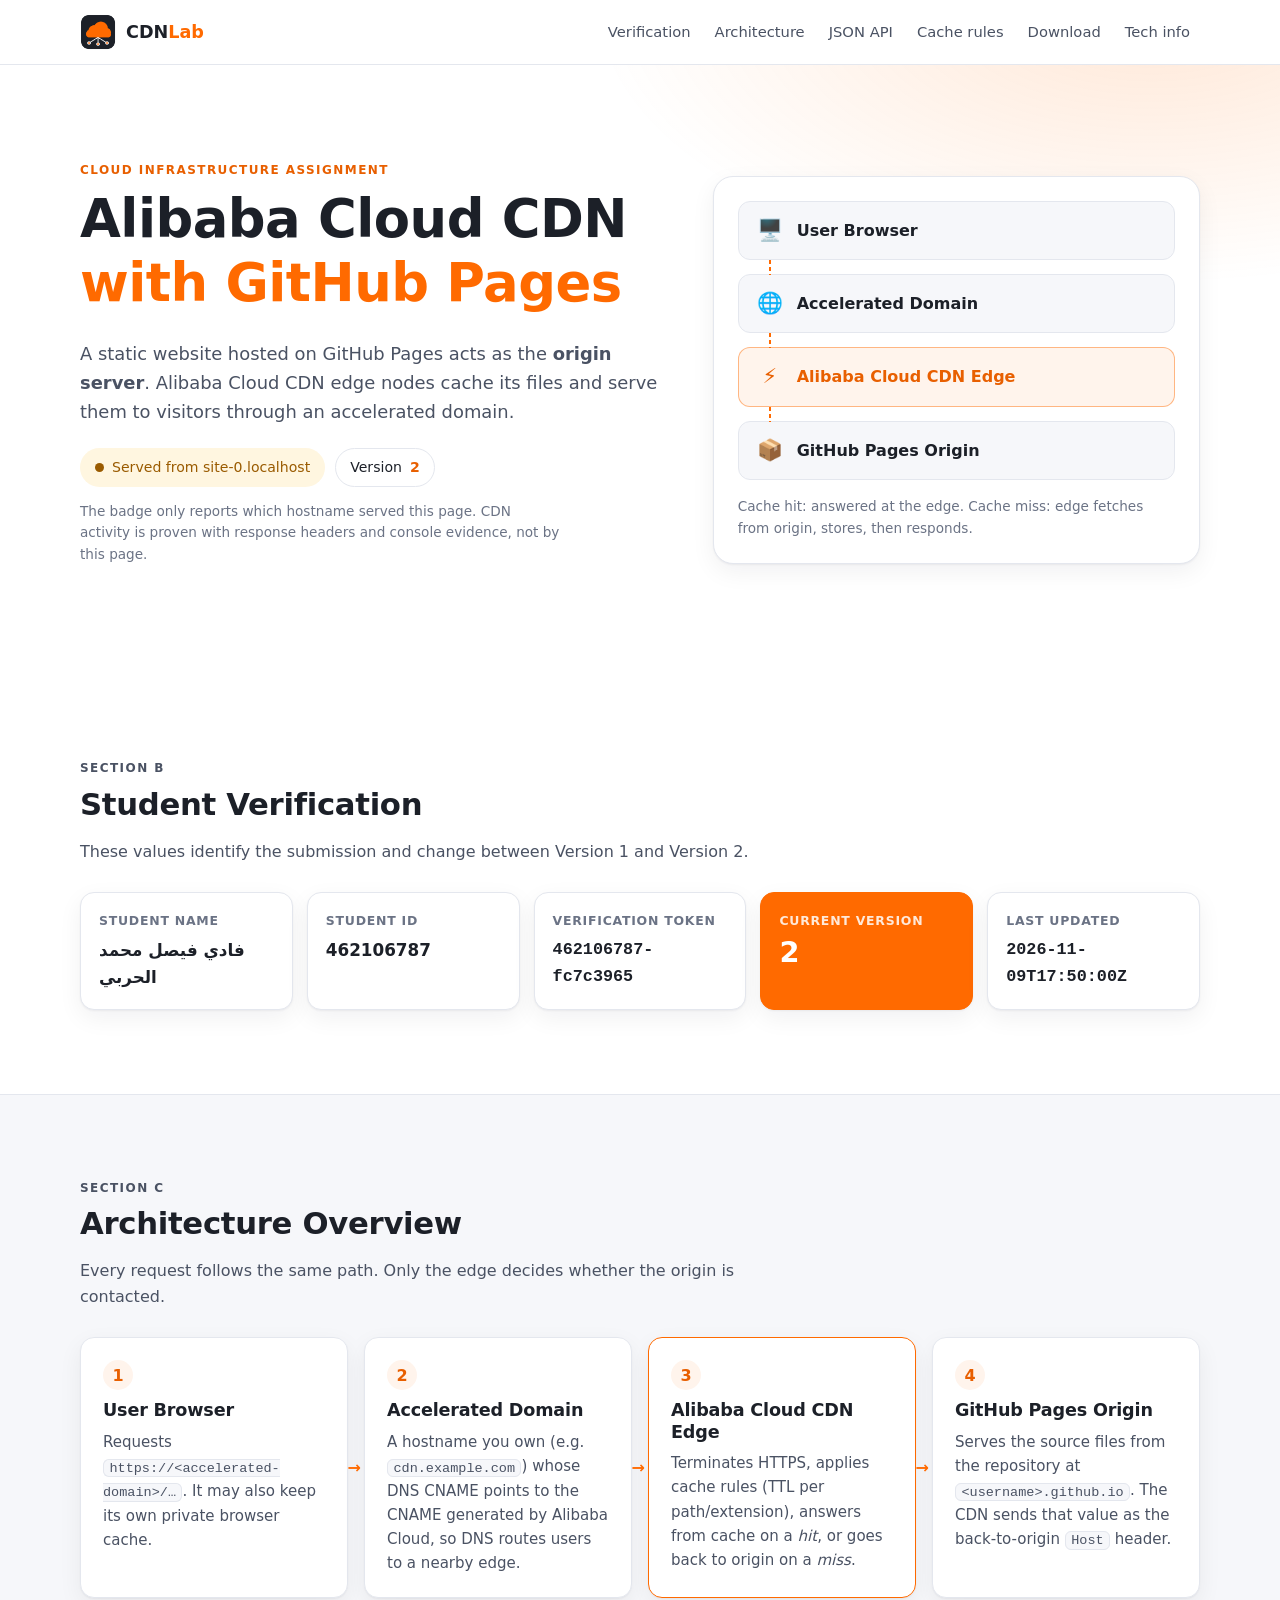
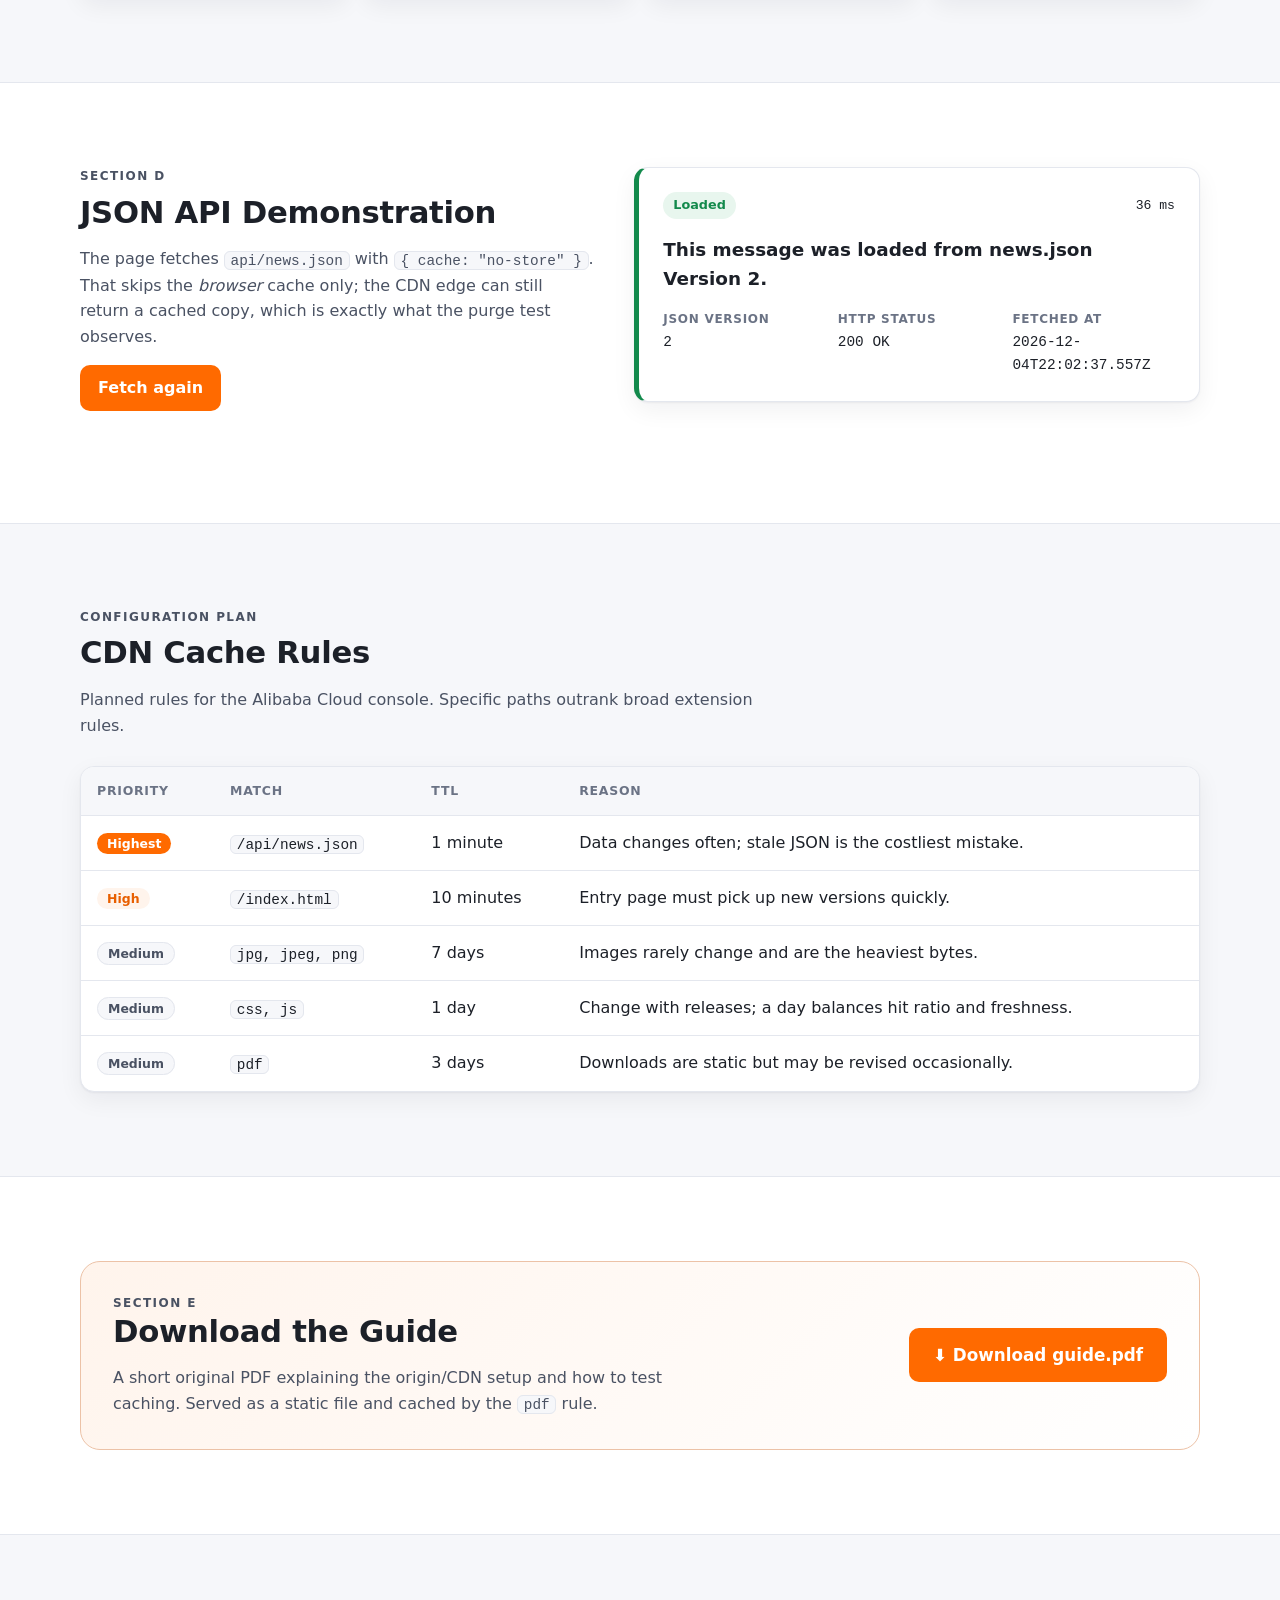
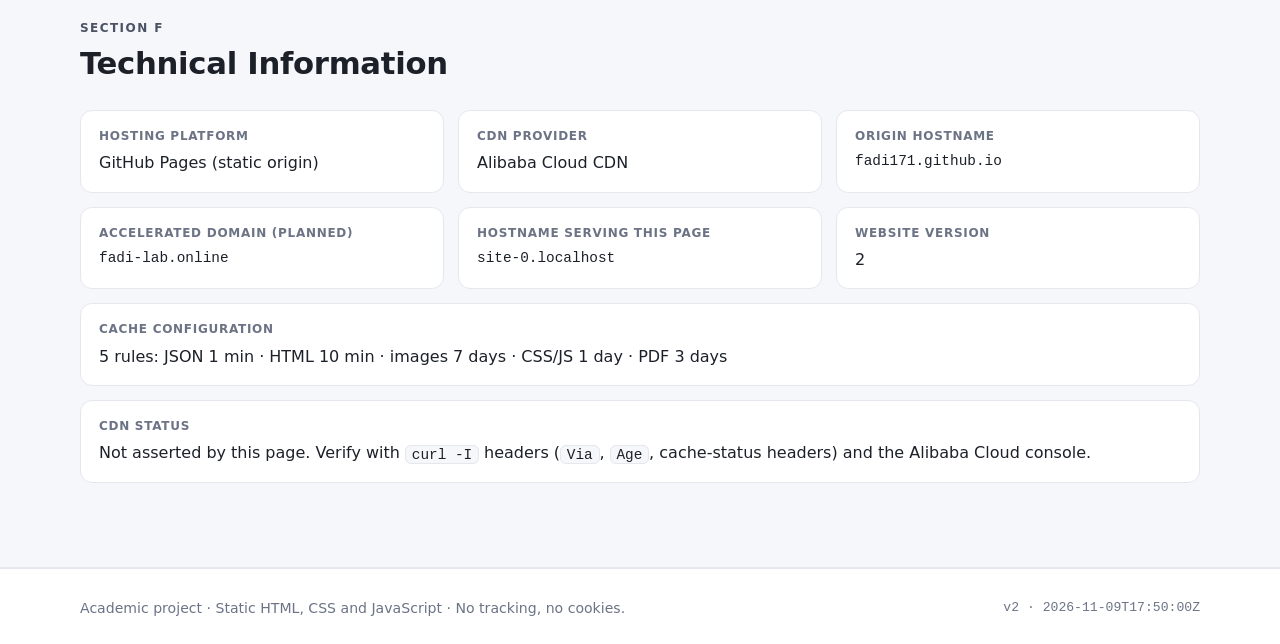
<file: index.html>
<!DOCTYPE html>
<html lang="en">
<head>
  <meta charset="utf-8">
  <meta name="viewport" content="width=device-width, initial-scale=1">
  <title>Alibaba Cloud CDN with GitHub Pages</title>
  <meta name="description" content="Academic demonstration: a static GitHub Pages origin delivered through Alibaba Cloud CDN.">
  <link rel="icon" type="image/png" href="images/logo.png">
  <link rel="stylesheet" href="css/style.css">
</head>
<body>
  <a class="skip-link" href="#main">Skip to content</a>

  <header class="site-header">
    <div class="container header-inner">
      <a class="brand" href="#top" aria-label="Home">
        <img src="images/logo.png" alt="" width="36" height="36">
        <span>CDN<strong>Lab</strong></span>
      </a>
      <nav aria-label="Primary">
        <ul class="nav-list">
          <li><a href="#verification">Verification</a></li>
          <li><a href="#architecture">Architecture</a></li>
          <li><a href="#api">JSON API</a></li>
          <li><a href="#cache">Cache rules</a></li>
          <li><a href="#download">Download</a></li>
          <li><a href="#tech">Tech info</a></li>
        </ul>
      </nav>
    </div>
  </header>

  <main id="main">
    <!-- A. Hero -->
    <section class="hero" id="top">
      <div class="container hero-grid">
        <div class="hero-copy">
          <p class="eyebrow">Cloud Infrastructure Assignment</p>
          <h1>Alibaba Cloud CDN <span class="accent">with GitHub Pages</span></h1>
          <p class="lead">
            A static website hosted on GitHub Pages acts as the <strong>origin server</strong>.
            Alibaba Cloud CDN edge nodes cache its files and serve them to visitors
            through an accelerated domain.
          </p>
          <div class="status-row">
            <span class="status-pill" id="delivery-status" role="status">
              <span class="dot" aria-hidden="true"></span>
              <span class="status-text">Detecting delivery hostname…</span>
            </span>
            <span class="version-pill">Version <strong data-config="version">2</strong></span>
          </div>
          <p class="hint">
            The badge only reports which hostname served this page. CDN activity is proven
            with response headers and console evidence, not by this page.
          </p>
        </div>

        <figure class="flow-card" aria-label="Request delivery flow">
          <ol class="flow">
            <li class="flow-step"><span class="flow-icon" aria-hidden="true">🖥️</span><span>User Browser</span></li>
            <li class="flow-step"><span class="flow-icon" aria-hidden="true">🌐</span><span>Accelerated Domain</span></li>
            <li class="flow-step is-edge"><span class="flow-icon" aria-hidden="true">⚡</span><span>Alibaba Cloud CDN Edge</span></li>
            <li class="flow-step"><span class="flow-icon" aria-hidden="true">📦</span><span>GitHub Pages Origin</span></li>
          </ol>
          <figcaption>Cache hit: answered at the edge. Cache miss: edge fetches from origin, stores, then responds.</figcaption>
        </figure>
      </div>
    </section>

    <!-- B. Student verification -->
    <section class="section" id="verification" aria-labelledby="verification-title">
      <div class="container">
        <header class="section-head">
          <p class="eyebrow">Section B</p>
          <h2 id="verification-title">Student Verification</h2>
          <p>These values identify the submission and change between Version 1 and Version 2.</p>
        </header>
        <dl class="verify-grid">
          <div class="verify-item"><dt>Student Name</dt><dd data-config="studentName">—</dd></div>
          <div class="verify-item"><dt>Student ID</dt><dd data-config="studentId">—</dd></div>
          <div class="verify-item"><dt>Verification Token</dt><dd class="mono" data-config="verificationToken">—</dd></div>
          <div class="verify-item highlight"><dt>Current Version</dt><dd data-config="version">—</dd></div>
          <div class="verify-item"><dt>Last Updated</dt><dd class="mono" data-config="lastUpdated">—</dd></div>
        </dl>
        <p class="notice" id="placeholder-notice" hidden>
          ⚠️ Placeholder values detected. Edit <code>SITE_CONFIG</code> at the top of <code>js/app.js</code> before publishing.
        </p>
      </div>
    </section>

    <!-- C. Architecture -->
    <section class="section alt" id="architecture" aria-labelledby="architecture-title">
      <div class="container">
        <header class="section-head">
          <p class="eyebrow">Section C</p>
          <h2 id="architecture-title">Architecture Overview</h2>
          <p>Every request follows the same path. Only the edge decides whether the origin is contacted.</p>
        </header>
        <div class="arch-grid">
          <article class="arch-card">
            <span class="arch-num">1</span>
            <h3>User Browser</h3>
            <p>Requests <code>https://&lt;accelerated-domain&gt;/…</code>. It may also keep its own private browser cache.</p>
          </article>
          <article class="arch-card">
            <span class="arch-num">2</span>
            <h3>Accelerated Domain</h3>
            <p>A hostname you own (e.g. <code>cdn.example.com</code>) whose DNS CNAME points to the CNAME generated by Alibaba Cloud, so DNS routes users to a nearby edge.</p>
          </article>
          <article class="arch-card edge">
            <span class="arch-num">3</span>
            <h3>Alibaba Cloud CDN Edge</h3>
            <p>Terminates HTTPS, applies cache rules (TTL per path/extension), answers from cache on a <em>hit</em>, or goes back to origin on a <em>miss</em>.</p>
          </article>
          <article class="arch-card">
            <span class="arch-num">4</span>
            <h3>GitHub Pages Origin</h3>
            <p>Serves the source files from the repository at <code>&lt;username&gt;.github.io</code>. The CDN sends that value as the back-to-origin <code>Host</code> header.</p>
          </article>
        </div>
      </div>
    </section>

    <!-- D. JSON API -->
    <section class="section" id="api" aria-labelledby="api-title">
      <div class="container two-col">
        <header class="section-head">
          <p class="eyebrow">Section D</p>
          <h2 id="api-title">JSON API Demonstration</h2>
          <p>
            The page fetches <code>api/news.json</code> with <code>{ cache: "no-store" }</code>.
            That skips the <em>browser</em> cache only; the CDN edge can still return a cached copy,
            which is exactly what the purge test observes.
          </p>
          <button class="btn" type="button" id="reload-json">Fetch again</button>
        </header>
        <div class="api-card" id="api-card" data-state="loading" aria-live="polite">
          <div class="api-state">
            <span class="state-badge" id="api-state-label">Loading…</span>
            <span class="mono small" id="api-meta"></span>
          </div>
          <p class="api-message" id="api-message">Requesting api/news.json…</p>
          <dl class="api-fields">
            <div><dt>JSON version</dt><dd class="mono" id="api-version">—</dd></div>
            <div><dt>HTTP status</dt><dd class="mono" id="api-status">—</dd></div>
            <div><dt>Fetched at</dt><dd class="mono" id="api-time">—</dd></div>
          </dl>
          <p class="api-mismatch" id="api-mismatch" hidden></p>
        </div>
      </div>
    </section>

    <!-- Cache rules overview -->
    <section class="section alt" id="cache" aria-labelledby="cache-title">
      <div class="container">
        <header class="section-head">
          <p class="eyebrow">Configuration plan</p>
          <h2 id="cache-title">CDN Cache Rules</h2>
          <p>Planned rules for the Alibaba Cloud console. Specific paths outrank broad extension rules.</p>
        </header>
        <div class="table-wrap">
          <table>
            <thead>
              <tr><th scope="col">Priority</th><th scope="col">Match</th><th scope="col">TTL</th><th scope="col">Reason</th></tr>
            </thead>
            <tbody>
              <tr><td><span class="prio p1">Highest</span></td><td><code>/api/news.json</code></td><td>1 minute</td><td>Data changes often; stale JSON is the costliest mistake.</td></tr>
              <tr><td><span class="prio p2">High</span></td><td><code>/index.html</code></td><td>10 minutes</td><td>Entry page must pick up new versions quickly.</td></tr>
              <tr><td><span class="prio p3">Medium</span></td><td><code>jpg, jpeg, png</code></td><td>7 days</td><td>Images rarely change and are the heaviest bytes.</td></tr>
              <tr><td><span class="prio p3">Medium</span></td><td><code>css, js</code></td><td>1 day</td><td>Change with releases; a day balances hit ratio and freshness.</td></tr>
              <tr><td><span class="prio p3">Medium</span></td><td><code>pdf</code></td><td>3 days</td><td>Downloads are static but may be revised occasionally.</td></tr>
            </tbody>
          </table>
        </div>
      </div>
    </section>

    <!-- E. Download -->
    <section class="section" id="download" aria-labelledby="download-title">
      <div class="container">
        <div class="download-card">
          <div>
            <p class="eyebrow">Section E</p>
            <h2 id="download-title">Download the Guide</h2>
            <p>A short original PDF explaining the origin/CDN setup and how to test caching. Served as a static file and cached by the <code>pdf</code> rule.</p>
          </div>
          <a class="btn btn-lg" href="downloads/guide.pdf" download>⬇ Download guide.pdf</a>
        </div>
      </div>
    </section>

    <!-- F. Technical info -->
    <section class="section alt" id="tech" aria-labelledby="tech-title">
      <div class="container">
        <header class="section-head">
          <p class="eyebrow">Section F</p>
          <h2 id="tech-title">Technical Information</h2>
        </header>
        <dl class="tech-grid">
          <div><dt>Hosting platform</dt><dd>GitHub Pages (static origin)</dd></div>
          <div><dt>CDN provider</dt><dd>Alibaba Cloud CDN</dd></div>
          <div><dt>Origin hostname</dt><dd class="mono" data-config="originHost">—</dd></div>
          <div><dt>Accelerated domain (planned)</dt><dd class="mono" data-config="cdnDomain">—</dd></div>
          <div><dt>Hostname serving this page</dt><dd class="mono" id="served-host">—</dd></div>
          <div><dt>Website version</dt><dd data-config="version">—</dd></div>
          <div class="wide"><dt>Cache configuration</dt><dd>5 rules: JSON 1 min · HTML 10 min · images 7 days · CSS/JS 1 day · PDF 3 days</dd></div>
          <div class="wide"><dt>CDN status</dt><dd>Not asserted by this page. Verify with <code>curl -I</code> headers (<code>Via</code>, <code>Age</code>, cache-status headers) and the Alibaba Cloud console.</dd></div>
        </dl>
      </div>
    </section>
  </main>

  <footer class="site-footer">
    <div class="container footer-inner">
      <p>Academic project · Static HTML, CSS and JavaScript · No tracking, no cookies.</p>
      <p class="mono small">v<span data-config="version">2</span> · <span data-config="lastUpdated">—</span></p>
    </div>
  </footer>

  <script src="js/app.js" defer></script>
</body>
</html>
</file>
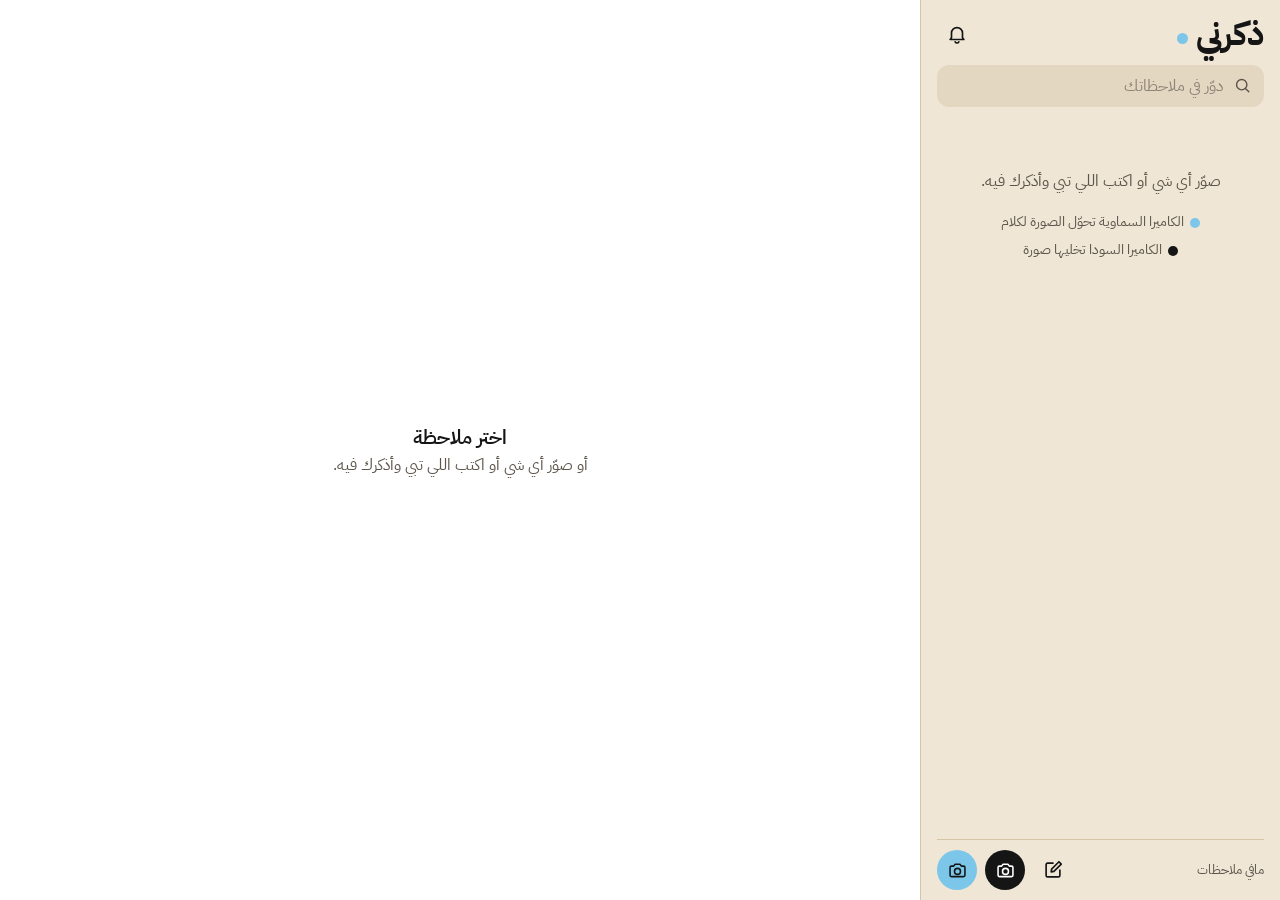
<file: thakirni/index.html>
<!doctype html>
<html lang="ar" dir="rtl">
<head>
  <meta charset="utf-8">
  <meta name="viewport" content="width=device-width, initial-scale=1, viewport-fit=cover">
  <title>ذكرني</title>
  <meta name="description" content="ملاحظاتي وتذكيراتي في مكان واحد.">
  <meta name="theme-color" content="#EFE6D6">
  <meta name="apple-mobile-web-app-capable" content="yes">
  <meta name="mobile-web-app-capable" content="yes">
  <meta name="apple-mobile-web-app-title" content="ذكرني">
  <meta name="apple-mobile-web-app-status-bar-style" content="default">
  <link rel="manifest" href="manifest.webmanifest">
  <link rel="icon" type="image/png" sizes="192x192" href="icons/icon-192.png">
  <link rel="apple-touch-icon" href="icons/icon-180.png">
  <link rel="preconnect" href="https://fonts.googleapis.com">
  <link rel="preconnect" href="https://fonts.gstatic.com" crossorigin>
  <link rel="stylesheet" href="https://fonts.googleapis.com/css2?family=IBM+Plex+Sans+Arabic:wght@400;500;600;700&display=swap">
  <link rel="stylesheet" href="style.css?v=9">
</head>
<body>
  <svg width="0" height="0" style="position:absolute" aria-hidden="true">
    <defs>
      <symbol id="i-bell" viewBox="0 0 24 24"><path d="M6 16V11a6 6 0 0 1 12 0v5l1.5 2h-15L6 16Z" fill="none" stroke="currentColor" stroke-width="1.8" stroke-linejoin="round"/><path d="M10 20.5a2.2 2.2 0 0 0 4 0" fill="none" stroke="currentColor" stroke-width="1.8" stroke-linecap="round"/></symbol>
      <symbol id="i-cam" viewBox="0 0 24 24"><path d="M3.5 8.5A1.5 1.5 0 0 1 5 7h2.6l1.6-2.2h5.6L16.4 7H19a1.5 1.5 0 0 1 1.5 1.5v9A1.5 1.5 0 0 1 19 19H5a1.5 1.5 0 0 1-1.5-1.5v-9Z" fill="none" stroke="currentColor" stroke-width="1.8" stroke-linejoin="round"/><circle cx="12" cy="13" r="3.4" fill="none" stroke="currentColor" stroke-width="1.8"/></symbol>
      <symbol id="i-new" viewBox="0 0 24 24"><path d="M12 4.5H6A1.5 1.5 0 0 0 4.5 6v12A1.5 1.5 0 0 0 6 19.5h12a1.5 1.5 0 0 0 1.5-1.5v-6" fill="none" stroke="currentColor" stroke-width="1.8" stroke-linecap="round"/><path d="m10 14 .5-3 8-8 2.5 2.5-8 8-3 .5Z" fill="none" stroke="currentColor" stroke-width="1.8" stroke-linejoin="round"/></symbol>
      <symbol id="i-search" viewBox="0 0 24 24"><circle cx="11" cy="11" r="6.5" fill="none" stroke="currentColor" stroke-width="1.8"/><path d="m16 16 4 4" stroke="currentColor" stroke-width="1.8" stroke-linecap="round"/></symbol>
      <symbol id="i-back" viewBox="0 0 24 24"><path d="m9 5 7 7-7 7" fill="none" stroke="currentColor" stroke-width="2.2" stroke-linecap="round" stroke-linejoin="round"/></symbol>
      <symbol id="i-trash" viewBox="0 0 24 24"><path d="M5 7h14M10 4h4M7 7l.8 12a1.5 1.5 0 0 0 1.5 1.4h5.4a1.5 1.5 0 0 0 1.5-1.4L17 7" fill="none" stroke="currentColor" stroke-width="1.8" stroke-linecap="round" stroke-linejoin="round"/></symbol>
      <symbol id="i-pin" viewBox="0 0 24 24"><path d="M9 4h6l-1 5 3 3H7l3-3-1-5ZM12 12v8" fill="none" stroke="currentColor" stroke-width="1.8" stroke-linecap="round" stroke-linejoin="round"/></symbol>
      <symbol id="i-check" viewBox="0 0 24 24"><circle cx="6" cy="7" r="2.2" fill="none" stroke="currentColor" stroke-width="1.6"/><circle cx="6" cy="17" r="2.2" fill="none" stroke="currentColor" stroke-width="1.6"/><path d="M11 7h9M11 17h9" stroke="currentColor" stroke-width="1.8" stroke-linecap="round"/></symbol>
      <symbol id="i-image" viewBox="0 0 24 24"><rect x="3.5" y="4.5" width="17" height="15" rx="2" fill="none" stroke="currentColor" stroke-width="1.8"/><circle cx="9" cy="10" r="1.8" fill="none" stroke="currentColor" stroke-width="1.6"/><path d="m4 17 5-4.5 3.5 3 3-2.5L20 17" fill="none" stroke="currentColor" stroke-width="1.8" stroke-linejoin="round"/></symbol>
      <symbol id="i-text" viewBox="0 0 24 24"><path d="M5 6.5h14M12 6.5V19M9 19h6" fill="none" stroke="currentColor" stroke-width="1.9" stroke-linecap="round"/></symbol>
      <symbol id="i-close" viewBox="0 0 24 24"><path d="m6 6 12 12M18 6 6 18" stroke="currentColor" stroke-width="2" stroke-linecap="round"/></symbol>
      <symbol id="i-flip" viewBox="0 0 24 24"><path d="M4 12a8 8 0 0 1 13.7-5.6L20 8.5M20 4v4.5h-4.5M20 12a8 8 0 0 1-13.7 5.6L4 15.5M4 20v-4.5h4.5" fill="none" stroke="currentColor" stroke-width="1.8" stroke-linecap="round" stroke-linejoin="round"/></symbol>
      <symbol id="i-play" viewBox="0 0 24 24"><path d="M8 5.5v13l10-6.5-10-6.5Z" fill="currentColor"/></symbol>
    </defs>
  </svg>

  <div class="app" id="app" data-view="list">
    <!-- القائمة -->
    <aside class="side" aria-label="الملاحظات">
      <header class="side-top">
        <h1 class="brand">ذكرني<span class="brand-dot" aria-hidden="true"></span></h1>
        <button class="icon-btn" id="btnAlarms" aria-label="المنبهات" title="المنبهات">
          <svg><use href="#i-bell"/></svg>
          <span class="badge" id="alarmBadge" hidden></span>
        </button>
      </header>

      <label class="search">
        <svg><use href="#i-search"/></svg>
        <input id="search" type="search" placeholder="دوّر في ملاحظاتك" autocomplete="off">
      </label>

      <div class="notify-bar" id="notifyBar" hidden>
        <p>فعّل التنبيهات عشان أقدر أنبهك حتى لو كنت في تبويب ثاني.</p>
        <div class="notify-actions">
          <button class="btn btn-ink btn-sm" id="btnNotifyOn">فعّلها</button>
          <button class="btn btn-ghost btn-sm" id="btnNotifyLater">بعدين</button>
        </div>
      </div>

      <div class="list" id="list"></div>

      <footer class="side-foot">
        <span class="count" id="count"></span>
        <div class="foot-actions">
          <button class="icon-btn" id="btnNew" aria-label="ملاحظة جديدة" title="ملاحظة جديدة"><svg><use href="#i-new"/></svg></button>
          <button class="cam-btn cam-btn-ink" id="btnQuickCam" aria-label="صوّر وخلها صورة" title="صوّر وخلها صورة"><svg><use href="#i-cam"/></svg></button>
          <button class="cam-btn cam-btn-sky" id="btnQuickText" aria-label="صوّر وحوّلها كلام" title="صوّر وحوّلها كلام"><svg><use href="#i-cam"/></svg></button>
        </div>
      </footer>
    </aside>

    <!-- المحرر -->
    <main class="pane">
      <div class="pane-empty" id="paneEmpty">
        <p class="pane-empty-title">اختر ملاحظة</p>
        <p>أو صوّر أي شي أو اكتب اللي تبي وأذكرك فيه.</p>
      </div>

      <section class="editor" id="editor" hidden>
        <header class="ed-top">
          <button class="back-btn" id="btnBack"><svg><use href="#i-back"/></svg><span>الملاحظات</span></button>
          <div class="ed-top-actions">
            <button class="icon-btn" id="btnPin" aria-label="ثبّتها فوق" title="ثبّتها فوق"><svg><use href="#i-pin"/></svg></button>
            <button class="icon-btn" id="btnDelete" aria-label="احذفها" title="احذفها"><svg><use href="#i-trash"/></svg></button>
            <button class="text-btn" id="btnDone">تم</button>
          </div>
        </header>

        <div class="ed-meta">
          <span id="edDate"></span>
          <button class="reminder-chip" id="edReminder" hidden><svg><use href="#i-bell"/></svg><span></span></button>
        </div>

        <div class="body" id="body" contenteditable="true" spellcheck="true" data-placeholder="اكتب اللي في بالك…"></div>

        <nav class="toolbar" aria-label="أدوات">
          <button class="tool" id="tTitle" title="عنوان"><svg><use href="#i-text"/></svg><span>عنوان</span></button>
          <button class="tool" id="tCheck" title="قائمة مهام"><svg><use href="#i-check"/></svg><span>مهام</span></button>
          <button class="tool tool-main tool-sky" id="tText" title="صوّر وحوّلها كلام"><svg><use href="#i-cam"/></svg><span>كلام</span></button>
          <button class="tool tool-main" id="tCam" title="صوّر وخلها صورة"><svg><use href="#i-cam"/></svg><span>صورة</span></button>
          <button class="tool" id="tImage" title="من الألبوم"><svg><use href="#i-image"/></svg><span>الألبوم</span></button>
          <button class="tool" id="tAlarm" title="منبه"><svg><use href="#i-bell"/></svg><span>منبه</span></button>
        </nav>
      </section>
    </main>
  </div>

  <!-- الكاميرا -->
  <div class="camera" id="camera" hidden>
    <video id="camVideo" playsinline muted autoplay></video>
    <div class="cam-flash" id="camFlash"></div>
    <div class="cam-msg" id="camMsg" hidden>
      <p id="camMsgText"></p>
      <button class="btn btn-white" id="camFallback">افتح كاميرا الجوال</button>
    </div>
    <div class="cam-hint" id="camHint">وجّه الكاميرا واضغط الزر</div>
    <div class="cam-bar">
      <button class="cam-side" id="camClose" aria-label="سكّر"><svg><use href="#i-close"/></svg></button>
      <button class="shutter" id="camShot" aria-label="صوّر"><span></span></button>
      <button class="cam-side" id="camFlip" aria-label="بدّل الكاميرا"><svg><use href="#i-flip"/></svg></button>
    </div>
  </div>

  <!-- المنبه -->
  <dialog class="sheet" id="remDlg">
    <form method="dialog" class="sheet-in" id="remForm">
      <div class="sheet-head">
        <h2>متى أذكرك؟</h2>
        <button type="button" class="icon-btn" id="remCancel" aria-label="إلغاء"><svg><use href="#i-close"/></svg></button>
      </div>

      <div class="chips" id="remQuick">
        <button type="button" class="chip" data-q="1m">بعد دقيقة</button>
        <button type="button" class="chip" data-q="10m">بعد 10 دقايق</button>
        <button type="button" class="chip" data-q="1h">بعد ساعة</button>
        <button type="button" class="chip" data-q="tonight">الليلة 9</button>
        <button type="button" class="chip" data-q="tomorrow">بكرة 8 الصبح</button>
      </div>

      <div class="field-row">
        <label class="field"><span>اليوم</span><input type="date" id="remDate" required></label>
        <label class="field"><span>الساعة</span><input type="time" id="remTime" required></label>
      </div>

      <div class="field">
        <span>يتكرر؟</span>
        <div class="seg" id="remRepeat">
          <button type="button" data-v="none" class="on">مرة وحدة</button>
          <button type="button" data-v="daily">كل يوم</button>
        </div>
      </div>

      <div class="field">
        <span>صوت المنبه <small>(اضغط عشان تسمعه)</small></span>
        <div class="seg" id="remSound">
          <button type="button" data-v="bell" class="on">جرس</button>
          <button type="button" data-v="beep">تيت تيت</button>
          <button type="button" data-v="soft">هادي</button>
        </div>
      </div>

      <div class="field">
        <span>لو الموقع مسكّر، وش يرن؟</span>
        <div class="seg" id="remOutside">
          <button type="button" data-v="clock">منبه الساعة</button>
          <button type="button" data-v="cal">التقويم</button>
          <button type="button" data-v="none">ولا شي</button>
        </div>
        <p class="outside-hint" id="outsideHint"></p>
      </div>

      <p class="rem-preview" id="remPreview"></p>

      <div class="sheet-actions">
        <button type="button" class="btn btn-ghost" id="remRemove" hidden>شيل المنبه</button>
        <button type="submit" class="btn btn-ink" id="remSave">ثبّت المنبه</button>
      </div>
    </form>
  </dialog>

  <!-- تجهيز منبه الساعة -->
  <dialog class="sheet" id="clockDlg">
    <div class="sheet-in">
      <div class="sheet-head">
        <h2>جهّز منبه الساعة</h2>
        <button type="button" class="icon-btn" id="clockClose" aria-label="سكّر"><svg><use href="#i-close"/></svg></button>
      </div>
      <p class="guide-lead">مرة وحدة بس. بعدها كل منبه تحطه في ذكرني ينحط في <b>تطبيق الساعة</b>، ويرن بصوت عالي لين تطفيه حتى لو الموقع مسكّر أو الجوال صامت.</p>
      <ol class="guide">
        <li>افتح تطبيق <b>الاختصارات</b> واضغط <b>+</b> فوق.</li>
        <li>اضغط على اسم الاختصار فوق وسمّه <b>ذكرني</b> بالضبط.</li>
        <li>اضغط <b>إضافة إجراء</b>، وابحث عن <b>إنشاء منبه</b> (من تطبيق الساعة) وأضفه.</li>
        <li>اضغط على الوقت اللي داخل الإجراء، واختر <b>مُدخل الاختصار</b>.</li>
        <li>اضغط <b>تم</b>. وخلاص.</li>
      </ol>
      <p class="guide-note">أول مرة يشتغل بيسألك يسمح له يوصل للساعة، اضغط <b>سماح</b>.</p>
      <div class="sheet-actions">
        <button type="button" class="btn btn-ghost" id="clockTest">جرّبه (بعد دقيقة)</button>
        <button type="button" class="btn btn-ink" id="clockDone">جهّزته</button>
      </div>
    </div>
  </dialog>

  <!-- كل المنبهات -->
  <dialog class="sheet" id="alarmsDlg">
    <div class="sheet-in">
      <div class="sheet-head">
        <h2>المنبهات</h2>
        <button type="button" class="icon-btn" id="alarmsClose" aria-label="سكّر"><svg><use href="#i-close"/></svg></button>
      </div>
      <div class="alarms" id="alarmsList"></div>
      <div class="sheet-actions">
        <button type="button" class="btn btn-ink" id="alarmsNew">منبه جديد</button>
      </div>
      <p class="ver">نسخة 9</p>
    </div>
  </dialog>

  <!-- لما يرن -->
  <div class="ring" id="ring" hidden role="alertdialog" aria-live="assertive">
    <div class="ring-in">
      <p class="ring-label" id="ringLabel">حان الوقت</p>
      <p class="ring-time" id="ringTime"></p>
      <p class="ring-title" id="ringTitle"></p>
      <div class="ring-actions">
        <button class="btn btn-sky btn-lg" id="ringSnooze">أجّله 5 دقايق</button>
        <button class="btn btn-white btn-lg" id="ringStop">طفّه</button>
      </div>
      <button class="ring-open" id="ringOpen">افتح الملاحظة</button>
    </div>
  </div>

  <!-- عرض الصورة -->
  <div class="viewer" id="viewer" hidden>
    <img id="viewerImg" alt="">
    <div class="viewer-bar">
      <button class="btn btn-white btn-sm" id="viewerClose">رجوع</button>
      <a class="btn btn-ghost-w btn-sm" id="viewerSave" download="ذكرني.jpg">احفظ الصورة</a>
      <button class="btn btn-ghost-w btn-sm" id="viewerDel">احذفها من الملاحظة</button>
    </div>
  </div>

  <!-- قراية الكلام من الصورة -->
  <div class="reading" id="reading" hidden role="status" aria-live="polite">
    <div class="reading-in">
      <p class="reading-title" id="readTitle">أقرا الكلام…</p>
      <div class="bar"><span id="readBar"></span></div>
      <p class="reading-sub" id="readSub"></p>
      <div class="reading-actions">
        <button class="btn btn-ink btn-sm" id="readRetry" hidden>جرّب مرة ثانية</button>
        <button class="btn btn-ghost btn-sm" id="readCancel">إلغاء</button>
      </div>
    </div>
  </div>

  <div class="toast" id="toast" role="status" hidden></div>

  <input type="file" id="filePick" accept="image/*" multiple hidden>
  <input type="file" id="fileCapture" accept="image/*" capture="environment" hidden>

  <script src="app.js?v=9"></script>
</body>
</html>
</file>
<file: css/style.css>
/* Alibaba Cloud CDN with GitHub Pages — stylesheet */

:root {
  --orange: #ff6a00;
  --orange-600: #e85f00;
  --orange-50: #fff4ec;
  --ink: #1c2028;
  --ink-2: #4a5263;
  --muted: #6b7385;
  --line: #e4e7ee;
  --bg: #ffffff;
  --bg-alt: #f6f7fa;
  --card: #ffffff;
  --ok: #138a4c;
  --ok-bg: #e8f6ee;
  --warn: #9a5b00;
  --warn-bg: #fff6e0;
  --err: #c0322b;
  --err-bg: #fdecea;
  --info: #2457c5;
  --info-bg: #eaf0fd;
  --radius: 14px;
  --shadow: 0 1px 2px rgba(20, 24, 33, .05), 0 8px 24px rgba(20, 24, 33, .06);
  --font: "Inter", system-ui, -apple-system, "Segoe UI", Roboto, Arial, sans-serif;
  --mono: ui-monospace, "SFMono-Regular", Menlo, Consolas, monospace;
}

@media (prefers-color-scheme: dark) {
  :root {
    --ink: #eef0f4;
    --ink-2: #c3c8d3;
    --muted: #98a0b0;
    --line: #2a303b;
    --bg: #12151b;
    --bg-alt: #171b22;
    --card: #1c2129;
    --orange-50: #2a1c12;
    --ok-bg: #11291c;
    --ok: #4cc786;
    --warn-bg: #2b2210;
    --warn: #f0b350;
    --err-bg: #2d1515;
    --err: #ff7b72;
    --info-bg: #142039;
    --info: #7aa2ff;
    --shadow: 0 1px 2px rgba(0, 0, 0, .3), 0 8px 24px rgba(0, 0, 0, .25);
  }
}

*, *::before, *::after { box-sizing: border-box; }
html { scroll-behavior: smooth; scroll-padding-top: 80px; }
@media (prefers-reduced-motion: reduce) {
  html { scroll-behavior: auto; }
  *, *::before, *::after { animation: none !important; transition: none !important; }
}

body {
  margin: 0;
  font-family: var(--font);
  font-size: 16px;
  line-height: 1.6;
  color: var(--ink);
  background: var(--bg);
  -webkit-font-smoothing: antialiased;
}

img { max-width: 100%; height: auto; }
a { color: var(--orange-600); }
code, .mono { font-family: var(--mono); font-size: .9em; }
code {
  background: var(--bg-alt);
  border: 1px solid var(--line);
  border-radius: 6px;
  padding: .05em .4em;
  overflow-wrap: anywhere;
}
.small { font-size: .82rem; }
h1, h2, h3 { line-height: 1.2; margin: 0 0 .5em; letter-spacing: -.01em; }
h2 { font-size: clamp(1.5rem, 2.4vw, 2rem); }
h3 { font-size: 1.1rem; }

.container { width: min(1120px, 100% - 32px); margin-inline: auto; }

.skip-link {
  position: absolute; left: -9999px; top: 8px;
  background: var(--orange); color: #fff; padding: 8px 12px; border-radius: 8px; z-index: 100;
}
.skip-link:focus { left: 8px; }
:focus-visible { outline: 3px solid var(--orange); outline-offset: 2px; }

/* ---------- Header ---------- */
.site-header {
  position: sticky; top: 0; z-index: 50;
  background: color-mix(in srgb, var(--bg) 85%, transparent);
  backdrop-filter: saturate(160%) blur(10px);
  border-bottom: 1px solid var(--line);
}
.header-inner { display: flex; align-items: center; justify-content: space-between; gap: 16px; min-height: 64px; }
.brand { display: flex; align-items: center; gap: 10px; text-decoration: none; color: var(--ink); font-weight: 600; font-size: 1.1rem; }
.brand img { border-radius: 9px; }
.brand strong { color: var(--orange); }
.nav-list { display: flex; gap: 4px; list-style: none; margin: 0; padding: 0; flex-wrap: wrap; }
.nav-list a {
  display: block; padding: 6px 10px; border-radius: 8px;
  color: var(--ink-2); text-decoration: none; font-size: .92rem;
  transition: background .15s, color .15s;
}
.nav-list a:hover { background: var(--orange-50); color: var(--orange-600); }

/* ---------- Hero ---------- */
.hero {
  padding: clamp(48px, 8vw, 96px) 0;
  background:
    radial-gradient(800px 400px at 90% -10%, color-mix(in srgb, var(--orange) 16%, transparent), transparent 70%),
    var(--bg);
}
.hero-grid { display: grid; grid-template-columns: 1.2fr 1fr; gap: 48px; align-items: center; }
.eyebrow { text-transform: uppercase; letter-spacing: .12em; font-size: .75rem; font-weight: 700; color: var(--orange-600); margin: 0 0 .6em; }
.hero h1 { font-size: clamp(2rem, 4.6vw, 3.3rem); font-weight: 800; }
.accent { color: var(--orange); }
.lead { font-size: 1.12rem; color: var(--ink-2); max-width: 56ch; }
.hint { font-size: .85rem; color: var(--muted); max-width: 56ch; }

.status-row { display: flex; flex-wrap: wrap; gap: 10px; margin: 22px 0 8px; }
.status-pill, .version-pill {
  display: inline-flex; align-items: center; gap: 8px;
  padding: 7px 14px; border-radius: 999px; font-size: .88rem; font-weight: 500;
  border: 1px solid var(--line); background: var(--card);
}
.status-pill .dot { width: 9px; height: 9px; border-radius: 50%; background: var(--muted); }
.status-pill[data-state="origin"] { background: var(--info-bg); color: var(--info); border-color: transparent; }
.status-pill[data-state="origin"] .dot { background: var(--info); }
.status-pill[data-state="cdn"] { background: var(--ok-bg); color: var(--ok); border-color: transparent; }
.status-pill[data-state="cdn"] .dot { background: var(--ok); animation: pulse 2s infinite; }
.status-pill[data-state="local"], .status-pill[data-state="other"] { background: var(--warn-bg); color: var(--warn); border-color: transparent; }
.status-pill[data-state="local"] .dot, .status-pill[data-state="other"] .dot { background: var(--warn); }
.version-pill strong { color: var(--orange-600); }
@keyframes pulse { 0%, 100% { box-shadow: 0 0 0 0 color-mix(in srgb, var(--ok) 50%, transparent); } 50% { box-shadow: 0 0 0 6px transparent; } }

.flow-card {
  margin: 0; padding: 24px; border-radius: 20px;
  background: var(--card); border: 1px solid var(--line); box-shadow: var(--shadow);
}
.flow { list-style: none; margin: 0; padding: 0; display: grid; gap: 14px; counter-reset: none; }
.flow-step {
  position: relative; display: flex; align-items: center; gap: 12px;
  padding: 12px 16px; border-radius: 12px; border: 1px solid var(--line);
  background: var(--bg-alt); font-weight: 600;
  animation: rise .5s both;
}
.flow-step:nth-child(2) { animation-delay: .08s; }
.flow-step:nth-child(3) { animation-delay: .16s; }
.flow-step:nth-child(4) { animation-delay: .24s; }
.flow-step + .flow-step::before {
  content: ""; position: absolute; left: 30px; top: -15px; width: 2px; height: 15px;
  background: repeating-linear-gradient(to bottom, var(--orange) 0 4px, transparent 4px 7px);
}
.flow-step.is-edge { background: var(--orange-50); border-color: color-mix(in srgb, var(--orange) 45%, transparent); color: var(--orange-600); }
.flow-icon { font-size: 1.3rem; width: 30px; text-align: center; }
.flow-card figcaption { margin-top: 16px; font-size: .85rem; color: var(--muted); }
@keyframes rise { from { opacity: 0; transform: translateY(8px); } to { opacity: 1; transform: none; } }

/* ---------- Sections ---------- */
.section { padding: clamp(48px, 7vw, 84px) 0; }
.section.alt { background: var(--bg-alt); border-block: 1px solid var(--line); }
.section-head { margin-bottom: 28px; max-width: 70ch; }
.section-head p { color: var(--ink-2); }

.verify-grid { display: grid; grid-template-columns: repeat(5, 1fr); gap: 14px; margin: 0; }
.verify-item {
  padding: 18px; border-radius: var(--radius); border: 1px solid var(--line);
  background: var(--card); box-shadow: var(--shadow);
  transition: transform .2s, border-color .2s;
}
.verify-item:hover { transform: translateY(-2px); border-color: color-mix(in srgb, var(--orange) 40%, var(--line)); }
.verify-item dt { font-size: .78rem; text-transform: uppercase; letter-spacing: .06em; color: var(--muted); font-weight: 600; }
.verify-item dd { margin: 6px 0 0; font-weight: 600; font-size: 1.05rem; overflow-wrap: anywhere; }
.verify-item.highlight { background: var(--orange); border-color: var(--orange); color: #fff; }
.verify-item.highlight dt { color: rgba(255, 255, 255, .85); }
.verify-item.highlight dd { font-size: 1.8rem; line-height: 1.1; }
.is-placeholder { color: var(--warn) !important; font-style: italic; }
.verify-item.highlight .is-placeholder { color: #fff !important; }
.notice { margin-top: 16px; padding: 12px 16px; border-radius: 10px; background: var(--warn-bg); color: var(--warn); font-size: .92rem; }

.arch-grid { display: grid; grid-template-columns: repeat(4, 1fr); gap: 16px; }
.arch-card {
  position: relative; padding: 22px; border-radius: var(--radius);
  background: var(--card); border: 1px solid var(--line); box-shadow: var(--shadow);
  transition: transform .2s;
}
.arch-card:hover { transform: translateY(-3px); }
.arch-card p { margin: 0; color: var(--ink-2); font-size: .94rem; }
.arch-card.edge { border-color: var(--orange); }
.arch-num {
  display: inline-grid; place-items: center; width: 30px; height: 30px; border-radius: 50%;
  background: var(--orange-50); color: var(--orange-600); font-weight: 700; margin-bottom: 10px;
}
.arch-card:not(:last-child)::after {
  content: "→"; position: absolute; right: -14px; top: 50%; transform: translateY(-50%);
  color: var(--orange); font-weight: 700; z-index: 1;
}

.two-col { display: grid; grid-template-columns: 1fr 1.1fr; gap: 40px; align-items: start; }

.btn {
  display: inline-flex; align-items: center; gap: 8px; cursor: pointer;
  padding: 10px 18px; border-radius: 10px; border: 0;
  background: var(--orange); color: #fff; font: inherit; font-weight: 600; text-decoration: none;
  transition: background .15s, transform .15s;
}
.btn:hover { background: var(--orange-600); transform: translateY(-1px); }
.btn:disabled { opacity: .6; cursor: progress; transform: none; }
.btn-lg { padding: 14px 24px; font-size: 1.05rem; white-space: nowrap; }

.api-card {
  padding: 24px; border-radius: var(--radius); background: var(--card);
  border: 1px solid var(--line); border-left: 5px solid var(--muted); box-shadow: var(--shadow);
}
.api-card[data-state="success"] { border-left-color: var(--ok); }
.api-card[data-state="error"] { border-left-color: var(--err); }
.api-card[data-state="loading"] { border-left-color: var(--orange); }
.api-state { display: flex; justify-content: space-between; align-items: center; gap: 10px; }
.state-badge { font-size: .8rem; font-weight: 700; padding: 3px 10px; border-radius: 999px; background: var(--bg-alt); }
.api-card[data-state="success"] .state-badge { background: var(--ok-bg); color: var(--ok); }
.api-card[data-state="error"] .state-badge { background: var(--err-bg); color: var(--err); }
.api-card[data-state="loading"] .state-badge { background: var(--orange-50); color: var(--orange-600); }
.api-message { font-size: 1.15rem; font-weight: 600; margin: 16px 0; min-height: 1.6em; }
.api-card[data-state="error"] .api-message { color: var(--err); }
.api-fields { display: grid; grid-template-columns: repeat(3, 1fr); gap: 12px; margin: 0; }
.api-fields dt, .tech-grid dt { font-size: .75rem; text-transform: uppercase; letter-spacing: .06em; color: var(--muted); font-weight: 600; }
.api-fields dd { margin: 2px 0 0; overflow-wrap: anywhere; }
.api-mismatch { margin: 16px 0 0; padding: 10px 12px; border-radius: 8px; background: var(--warn-bg); color: var(--warn); font-size: .9rem; }

.table-wrap { overflow-x: auto; border-radius: var(--radius); border: 1px solid var(--line); background: var(--card); box-shadow: var(--shadow); }
table { width: 100%; border-collapse: collapse; min-width: 620px; }
th, td { text-align: left; padding: 14px 16px; border-bottom: 1px solid var(--line); vertical-align: top; }
th { font-size: .78rem; text-transform: uppercase; letter-spacing: .06em; color: var(--muted); background: var(--bg-alt); }
tbody tr:last-child td { border-bottom: 0; }
tbody tr:hover { background: var(--orange-50); }
.prio { font-size: .78rem; font-weight: 700; padding: 3px 10px; border-radius: 999px; white-space: nowrap; }
.p1 { background: var(--orange); color: #fff; }
.p2 { background: var(--orange-50); color: var(--orange-600); }
.p3 { background: var(--bg-alt); color: var(--ink-2); border: 1px solid var(--line); }

.download-card {
  display: flex; align-items: center; justify-content: space-between; gap: 24px;
  padding: 32px; border-radius: 20px;
  background: linear-gradient(135deg, var(--orange-50), var(--card));
  border: 1px solid color-mix(in srgb, var(--orange) 30%, var(--line));
}
.download-card p { color: var(--ink-2); margin: 0; max-width: 60ch; }

.tech-grid { display: grid; grid-template-columns: repeat(3, 1fr); gap: 14px; margin: 0; }
.tech-grid > div { padding: 16px 18px; border-radius: 12px; background: var(--card); border: 1px solid var(--line); }
.tech-grid > div.wide { grid-column: span 3; }
.tech-grid dd { margin: 4px 0 0; font-weight: 500; overflow-wrap: anywhere; }

.site-footer { padding: 28px 0; border-top: 1px solid var(--line); color: var(--muted); font-size: .88rem; }
.footer-inner { display: flex; justify-content: space-between; gap: 16px; flex-wrap: wrap; }
.footer-inner p { margin: 0; }

/* ---------- Responsive ---------- */
@media (max-width: 960px) {
  .hero-grid, .two-col { grid-template-columns: 1fr; }
  .verify-grid { grid-template-columns: repeat(2, 1fr); }
  .verify-item.highlight { grid-column: span 2; }
  .arch-grid { grid-template-columns: repeat(2, 1fr); }
  .arch-card::after { display: none; }
  .tech-grid { grid-template-columns: repeat(2, 1fr); }
  .tech-grid > div.wide { grid-column: span 2; }
  .nav-list { display: none; }
}
@media (max-width: 560px) {
  .verify-grid, .arch-grid, .tech-grid, .api-fields { grid-template-columns: 1fr; }
  .verify-item.highlight, .tech-grid > div.wide { grid-column: auto; }
  .download-card { flex-direction: column; align-items: flex-start; padding: 22px; }
  .btn-lg { white-space: normal; }
}
</file>
<file: thakirni/style.css>
:root {
  --beige: #EFE6D6;
  --beige-2: #E4D7C1;
  --beige-3: #D6C5A8;
  --white: #FFFFFF;
  --ink: #151515;
  --ink-2: #5C554B;
  --ink-3: #8D8577;
  --sky: #7CC6EA;
  --sky-ink: #1B6F9C;
  --sky-soft: #E2F2FB;
  --line: #E7DFD1;
  --r: 14px;
  --safe-b: env(safe-area-inset-bottom, 0px);
  --safe-t: env(safe-area-inset-top, 0px);
  color-scheme: light;
}

* { box-sizing: border-box; }
html, body { height: 100%; }
body {
  margin: 0;
  background: var(--beige);
  color: var(--ink);
  font-family: "IBM Plex Sans Arabic", "Geeza Pro", "Segoe UI", Tahoma, sans-serif;
  font-size: 16px;
  line-height: 1.6;
  -webkit-font-smoothing: antialiased;
  -webkit-tap-highlight-color: transparent;
  overflow: hidden;
}
button, input { font: inherit; color: inherit; }
button { cursor: pointer; background: none; border: 0; padding: 0; }
svg { width: 22px; height: 22px; display: block; flex: none; }
[hidden] { display: none !important; }

/* ===== الهيكل ===== */
.app {
  height: 100dvh;
  display: grid;
  grid-template-columns: minmax(0, 1fr);
}
.side, .pane { min-height: 0; min-width: 0; height: 100dvh; }
.app[data-view="list"] .pane { display: none; }
.app[data-view="note"] .side { display: none; }

@media (min-width: 880px) {
  .app { grid-template-columns: 360px minmax(0, 1fr); }
  .app[data-view] .side, .app[data-view] .pane { display: flex; }
  .side { border-inline-end: 1px solid var(--beige-3); }
  .back-btn { visibility: hidden; }
}

/* ===== القائمة ===== */
.side {
  display: flex;
  flex-direction: column;
  padding: calc(var(--safe-t) + 14px) 16px 0;
  background: var(--beige);
}
.side-top { display: flex; align-items: center; justify-content: space-between; margin-bottom: 10px; }
.brand {
  margin: 0;
  font-size: 34px;
  font-weight: 700;
  letter-spacing: 0;
  line-height: 1.2;
  display: flex;
  align-items: center;
  gap: 8px;
}
.brand-dot { width: 11px; height: 11px; border-radius: 50%; background: var(--sky); margin-top: 8px; }

.icon-btn {
  position: relative;
  width: 40px; height: 40px;
  border-radius: 12px;
  display: grid; place-items: center;
  color: var(--ink);
}
.icon-btn:hover { background: rgba(21,21,21,.06); }
.icon-btn:active { background: rgba(21,21,21,.1); }
.icon-btn-sky { background: var(--ink); color: var(--white); }
.icon-btn-sky:hover { background: #2a2a2a; }
.badge {
  position: absolute; top: 4px; left: 4px;
  min-width: 17px; height: 17px; padding: 0 4px;
  border-radius: 9px;
  background: var(--sky); color: var(--ink);
  font-size: 11px; font-weight: 700; line-height: 17px; text-align: center;
}

.search {
  display: flex; align-items: center; gap: 8px;
  background: var(--beige-2);
  border-radius: 12px;
  padding: 0 12px;
  height: 42px;
  color: var(--ink-2);
}
.search svg { width: 19px; height: 19px; }
.search input { flex: 1; border: 0; background: none; outline: none; height: 100%; min-width: 0; color: var(--ink); }
.search input::placeholder { color: var(--ink-3); }

.notify-bar {
  margin-top: 12px;
  background: var(--white);
  border: 1px solid var(--sky);
  border-radius: var(--r);
  padding: 12px 14px;
  font-size: 14px;
}
.notify-bar p { margin: 0 0 10px; }
.notify-actions { display: flex; gap: 8px; }

.list { flex: 1; overflow-y: auto; padding: 14px 0 20px; -webkit-overflow-scrolling: touch; }
.group-title { font-size: 14px; font-weight: 600; color: var(--ink-2); margin: 6px 6px 8px; }
.group {
  background: var(--white);
  border-radius: var(--r);
  overflow: hidden;
  margin-bottom: 18px;
}
.item {
  display: flex; gap: 12px; align-items: center;
  width: 100%;
  text-align: start;
  padding: 12px 14px;
  position: relative;
}
.item + .item::before {
  content: ""; position: absolute; top: 0; inset-inline: 14px;
  height: 1px; background: var(--line);
}
.item:hover { background: #FBF8F3; }
.item.active { background: var(--sky-soft); }
.item.active + .item::before, .item.active::before { background: transparent; }
.item-main { flex: 1; min-width: 0; }
.item-title {
  font-weight: 600; font-size: 16px;
  white-space: nowrap; overflow: hidden; text-overflow: ellipsis;
}
.item-sub {
  display: flex; gap: 8px; font-size: 14px; color: var(--ink-2);
  white-space: nowrap; overflow: hidden;
}
.item-sub .snip { overflow: hidden; text-overflow: ellipsis; color: var(--ink-3); }
.item-sub .when { flex: none; }
.item-bell { display: inline-flex; align-items: center; gap: 3px; color: var(--sky-ink); font-size: 12.5px; font-weight: 600; margin-top: 2px; }
.item-bell svg { width: 14px; height: 14px; }
.thumb { width: 46px; height: 46px; border-radius: 9px; object-fit: cover; flex: none; background: var(--beige-2); }

.empty { text-align: center; color: var(--ink-2); padding: 48px 12px; }
.empty b { display: block; color: var(--ink); font-size: 18px; margin-bottom: 4px; }
.empty .btn { margin-top: 16px; }

.side-foot {
  display: flex; align-items: center; justify-content: space-between;
  padding: 10px 0 calc(var(--safe-b) + 10px);
  border-top: 1px solid var(--beige-3);
}
.count { font-size: 13px; color: var(--ink-2); }
.foot-actions { display: flex; gap: 8px; }

/* ===== المحرر ===== */
.pane { display: flex; flex-direction: column; background: var(--white); position: relative; }
.pane-empty { margin: auto; text-align: center; color: var(--ink-2); padding: 24px; }
.pane-empty-title { font-size: 20px; font-weight: 600; color: var(--ink); margin: 0 0 4px; }
.pane-empty p { margin: 0; }

.editor { display: flex; flex-direction: column; height: 100%; min-height: 0; }
.ed-top {
  display: flex; align-items: center; justify-content: space-between;
  padding: calc(var(--safe-t) + 8px) 10px 6px;
}
.back-btn { display: flex; align-items: center; gap: 2px; color: var(--sky-ink); font-weight: 500; padding: 8px 4px; }
.back-btn svg { width: 22px; height: 22px; }
.ed-top-actions { display: flex; align-items: center; gap: 2px; }
.text-btn { color: var(--sky-ink); font-weight: 700; padding: 8px 10px; }
#btnPin.on { color: var(--sky-ink); background: var(--sky-soft); }

.ed-meta {
  display: flex; align-items: center; justify-content: center; gap: 10px; flex-wrap: wrap;
  font-size: 13px; color: var(--ink-3);
  padding: 0 16px 4px;
}
.reminder-chip {
  display: inline-flex; align-items: center; gap: 5px;
  background: var(--sky-soft); color: var(--sky-ink);
  border-radius: 20px; padding: 3px 10px 3px 12px;
  font-size: 13px; font-weight: 600;
}
.reminder-chip svg { width: 15px; height: 15px; }

.body {
  flex: 1; overflow-y: auto;
  padding: 8px 20px 40px;
  outline: none;
  font-size: 17px;
  line-height: 1.75;
  max-width: 760px; width: 100%; margin: 0 auto;
  word-wrap: break-word;
  -webkit-overflow-scrolling: touch;
}
.body:empty::before { content: attr(data-placeholder); color: var(--ink-3); pointer-events: none; }
.body > div:first-child, .body > h2:first-child { font-size: 24px; font-weight: 700; line-height: 1.45; margin-bottom: 4px; }
.body h2 { font-size: 21px; font-weight: 700; margin: 10px 0 4px; line-height: 1.45; }
.body ul, .body ol { padding-inline-start: 22px; margin: 4px 0; }
.body ul.checklist { list-style: none; padding-inline-start: 0; }
.body ul.checklist li { position: relative; padding-inline-start: 34px; min-height: 30px; }
.body ul.checklist li::before {
  content: ""; position: absolute; inset-inline-start: 2px; top: 5px;
  width: 20px; height: 20px; border-radius: 50%;
  border: 1.8px solid var(--beige-3);
  background: var(--white);
  cursor: pointer;
}
.body ul.checklist li.done { color: var(--ink-3); text-decoration: line-through; }
.body ul.checklist li.done::before {
  background: var(--sky) url("data:image/svg+xml,%3Csvg xmlns='http://www.w3.org/2000/svg' viewBox='0 0 24 24'%3E%3Cpath d='m6 12.5 4 4 8-9' fill='none' stroke='%23151515' stroke-width='2.8' stroke-linecap='round' stroke-linejoin='round'/%3E%3C/svg%3E") center/14px no-repeat;
  border-color: var(--sky);
}
.body .ph { margin: 10px 0; user-select: none; -webkit-user-select: none; }
.body .ph img {
  display: block; max-width: 100%; max-height: 70vh;
  border-radius: 12px; cursor: zoom-in;
  border: 1px solid var(--line);
}

.toolbar {
  display: flex; justify-content: space-around; align-items: center;
  border-top: 1px solid var(--line);
  padding: 6px 8px calc(var(--safe-b) + 6px);
  background: var(--white);
}
.tool {
  display: flex; flex-direction: column; align-items: center; gap: 2px;
  padding: 6px 10px; border-radius: 12px;
  font-size: 11.5px; color: var(--ink-2);
  min-width: 56px;
}
.tool svg { color: var(--ink); }
.tool:hover { background: var(--beige); }
.tool.on { color: var(--sky-ink); }
.tool.on svg { color: var(--sky-ink); }
.tool-main svg { color: var(--white); background: var(--ink); border-radius: 50%; width: 38px; height: 38px; padding: 8px; }
.tool-main { margin-top: -10px; }

/* ===== أزرار ===== */
.btn {
  display: inline-flex; align-items: center; justify-content: center; gap: 6px;
  height: 44px; padding: 0 18px;
  border-radius: 12px;
  font-weight: 600;
  text-decoration: none;
  white-space: nowrap;
}
.btn-sm { height: 36px; padding: 0 14px; font-size: 14px; }
.btn-lg { height: 54px; padding: 0 26px; font-size: 18px; border-radius: 16px; }
.btn-ink { background: var(--ink); color: var(--white); }
.btn-ink:hover { background: #2b2b2b; }
.btn-sky { background: var(--sky); color: var(--ink); }
.btn-white { background: var(--white); color: var(--ink); }
.btn-ghost { background: var(--beige); color: var(--ink); }
.btn-ghost:hover { background: var(--beige-2); }
.btn-ghost-w { background: rgba(255,255,255,.14); color: var(--white); }

/* ===== النوافذ ===== */
dialog.sheet {
  border: 0; padding: 0;
  background: var(--white);
  color: var(--ink);
  width: min(460px, 100%);
  max-width: 100%;
  max-height: 92dvh;
  border-radius: 20px;
  box-shadow: 0 10px 40px rgba(0,0,0,.18);
}
dialog.sheet::backdrop { background: rgba(21,21,21,.42); }
@media (max-width: 600px) {
  dialog.sheet {
    margin: auto 0 0;
    border-radius: 22px 22px 0 0;
    width: 100%;
  }
}
.sheet-in { padding: 18px 18px calc(var(--safe-b) + 18px); }
.sheet-head { display: flex; align-items: center; justify-content: space-between; margin-bottom: 14px; }
.sheet-head h2 { margin: 0; font-size: 21px; }
.sheet-actions { display: flex; gap: 10px; margin-top: 18px; }
.sheet-actions .btn { flex: 1; }

.chips { display: flex; flex-wrap: wrap; gap: 8px; margin-bottom: 16px; }
.chip {
  padding: 7px 13px; border-radius: 20px;
  background: var(--beige); font-size: 14px; font-weight: 500;
}
.chip:hover { background: var(--beige-2); }
.chip.on { background: var(--sky); }

.field { display: flex; flex-direction: column; gap: 6px; margin-bottom: 14px; flex: 1; min-width: 0; }
.field > span { font-size: 14px; font-weight: 600; color: var(--ink-2); }
.field small { font-weight: 400; color: var(--ink-3); }
.field-row { display: flex; gap: 10px; }
.field input {
  height: 46px; border-radius: 12px; border: 1px solid var(--beige-3);
  padding: 0 12px; background: var(--white); width: 100%;
  direction: ltr; text-align: right;
}
.field input:focus { outline: 2px solid var(--sky); outline-offset: 0; border-color: var(--sky); }

.seg { display: flex; background: var(--beige); border-radius: 12px; padding: 4px; gap: 4px; }
.seg button { flex: 1; height: 38px; border-radius: 9px; font-size: 15px; font-weight: 500; }
.seg button.on { background: var(--white); font-weight: 700; box-shadow: 0 1px 3px rgba(0,0,0,.08); }

.rem-preview { margin: 4px 0 0; font-size: 14px; color: var(--sky-ink); font-weight: 600; min-height: 1.4em; }

.alarms { display: flex; flex-direction: column; gap: 8px; max-height: 55dvh; overflow-y: auto; }
.alarm-row {
  display: flex; align-items: center; gap: 12px;
  background: var(--beige); border-radius: var(--r);
  padding: 12px 14px; text-align: start; width: 100%;
}
.alarm-time { font-size: 24px; font-weight: 700; direction: ltr; min-width: 82px; text-align: right; }
.alarm-info { flex: 1; min-width: 0; }
.alarm-info b { display: block; white-space: nowrap; overflow: hidden; text-overflow: ellipsis; font-weight: 600; }
.alarm-info span { font-size: 13px; color: var(--ink-2); }
.alarms .empty { padding: 28px 8px; }

/* ===== الكاميرا ===== */
.camera {
  position: fixed; inset: 0; z-index: 50;
  background: #000; color: var(--white);
  display: flex; flex-direction: column;
}
.camera video { flex: 1; width: 100%; min-height: 0; object-fit: cover; background: #000; }
.cam-flash { position: absolute; inset: 0; background: var(--white); opacity: 0; pointer-events: none; transition: opacity .25s; }
.cam-flash.go { opacity: .9; transition: none; }
.cam-hint {
  position: absolute; top: calc(var(--safe-t) + 16px); inset-inline: 0;
  text-align: center; font-size: 14px;
}
.cam-hint::before { content: ""; }
.cam-hint { text-shadow: 0 1px 3px rgba(0,0,0,.6); }
.cam-msg {
  position: absolute; inset: 0; display: flex; flex-direction: column; align-items: center; justify-content: center;
  gap: 16px; padding: 24px; text-align: center; background: #000;
}
.cam-msg p { margin: 0; max-width: 320px; }
.cam-bar {
  display: flex; align-items: center; justify-content: space-around;
  padding: 18px 20px calc(var(--safe-b) + 22px);
  background: #000;
}
.cam-side { width: 52px; height: 52px; border-radius: 50%; display: grid; place-items: center; background: rgba(255,255,255,.12); color: var(--white); }
.shutter {
  width: 76px; height: 76px; border-radius: 50%;
  border: 4px solid var(--sky);
  display: grid; place-items: center;
}
.shutter span { width: 60px; height: 60px; border-radius: 50%; background: var(--white); transition: transform .12s; }
.shutter:active span { transform: scale(.88); }

/* ===== الرنين ===== */
.ring {
  position: fixed; inset: 0; z-index: 60;
  background: var(--ink); color: var(--white);
  display: grid; place-items: center;
  padding: 24px;
  text-align: center;
}
.ring-in { width: min(420px, 100%); }
.ring-label { color: var(--sky); font-weight: 600; margin: 0; font-size: 17px; }
.ring-time { font-size: 76px; font-weight: 700; margin: 0; line-height: 1.2; direction: ltr; }
.ring-title { font-size: 21px; margin: 8px 0 34px; overflow-wrap: anywhere; }
.ring-actions { display: flex; flex-direction: column; gap: 12px; }
.ring-actions .btn { width: 100%; }
.ring-open { margin-top: 18px; color: var(--beige); text-decoration: underline; text-underline-offset: 4px; font-size: 15px; }
.ring .bell-anim { animation: shake 1s infinite; }
@keyframes shake { 0%,100% { transform: rotate(0); } 20% { transform: rotate(-14deg); } 40% { transform: rotate(12deg); } 60% { transform: rotate(-8deg); } 80% { transform: rotate(5deg); } }

/* ===== عرض الصورة ===== */
.viewer {
  position: fixed; inset: 0; z-index: 55; background: #000;
  display: flex; flex-direction: column;
}
.viewer img { flex: 1; min-height: 0; width: 100%; object-fit: contain; }
.viewer-bar { display: flex; flex-wrap: wrap; gap: 8px; justify-content: center; padding: 12px 12px calc(var(--safe-b) + 14px); }

/* ===== رسالة سريعة ===== */
.toast {
  position: fixed; z-index: 70;
  bottom: calc(var(--safe-b) + 84px); left: 50%; transform: translateX(-50%);
  background: var(--ink); color: var(--white);
  padding: 10px 18px; border-radius: 12px;
  font-size: 14px; max-width: calc(100% - 32px);
  box-shadow: 0 6px 20px rgba(0,0,0,.2);
}

@media (prefers-reduced-motion: reduce) {
  * { animation: none !important; transition: none !important; }
}

@media (min-width: 880px) {
  .toolbar { justify-content: center; gap: 28px; }
}

/* ===== الكاميرتين ===== */
.cam-btn {
  width: 40px; height: 40px; border-radius: 50%;
  display: grid; place-items: center;
}
.cam-btn svg { width: 21px; height: 21px; }
.cam-btn-ink { background: var(--ink); color: var(--white); }
.cam-btn-sky { background: var(--sky); color: var(--ink); }
.cam-btn:active { transform: scale(.94); }
.tool-sky svg { background: var(--sky); color: var(--ink); }
.tool-sky span { color: var(--sky-ink); font-weight: 600; }
.camera.mode-text .shutter { border-color: var(--sky); }
.camera.mode-text .shutter span { background: var(--sky); }
.camera.mode-photo .shutter { border-color: var(--white); }
.cam-hint b { color: var(--sky); font-weight: 700; }

/* ===== شاشة القراية ===== */
.reading {
  position: fixed; inset: 0; z-index: 58;
  background: rgba(21,21,21,.5);
  display: grid; place-items: center; padding: 24px;
}
.reading-in {
  background: var(--white); border-radius: 20px;
  padding: 22px; width: min(360px, 100%); text-align: center;
}
.reading-title { margin: 0 0 14px; font-weight: 700; font-size: 18px; }
.bar { height: 8px; border-radius: 4px; background: var(--beige); overflow: hidden; }
.bar span { display: block; height: 100%; width: 0; background: var(--sky); border-radius: 4px; transition: width .2s; }
.reading-sub { margin: 10px 0 14px; font-size: 13px; color: var(--ink-2); min-height: 1.3em; }
.empty-hint { display: block; margin-top: 14px; font-size: 14px; line-height: 2; color: var(--ink-2); }
.empty-hint i { display: inline-block; width: 10px; height: 10px; border-radius: 50%; margin-inline-end: 6px; vertical-align: middle; }
.dot-sky { background: var(--sky); }
.dot-ink { background: var(--ink); }
.reading-actions { display: flex; gap: 8px; justify-content: center; }
.reading.failed .bar { display: none; }
.reading.failed .reading-sub { color: var(--ink); overflow-wrap: anywhere; white-space: pre-line; }
.ver { margin: 12px 0 0; text-align: center; font-size: 12px; color: var(--ink-3); }

/* ===== التقويم ===== */
.cal-toggle {
  display: flex; align-items: center; gap: 12px;
  background: var(--sky-soft); border-radius: 14px;
  padding: 12px 14px; margin: 2px 0 10px; cursor: pointer;
}
.cal-toggle input { position: absolute; opacity: 0; pointer-events: none; }
.switch {
  flex: none; width: 46px; height: 28px; border-radius: 14px;
  background: var(--beige-3); position: relative; transition: background .15s;
}
.switch::after {
  content: ""; position: absolute; top: 3px; inset-inline-start: 3px;
  width: 22px; height: 22px; border-radius: 50%; background: var(--white);
  box-shadow: 0 1px 3px rgba(0,0,0,.2); transition: inset-inline-start .15s;
}
.cal-toggle input:checked + .switch { background: var(--ink); }
.cal-toggle input:checked + .switch::after { inset-inline-start: 21px; }
.cal-toggle input:focus-visible + .switch { outline: 2px solid var(--sky-ink); outline-offset: 2px; }
.cal-txt { display: flex; flex-direction: column; line-height: 1.45; }
.cal-txt b { font-size: 15px; }
.cal-txt small { font-size: 12.5px; color: var(--ink-2); }

/* ===== منبه الساعة ===== */
.outside-hint { margin: 2px 2px 0; font-size: 13px; color: var(--ink-2); line-height: 1.6; }
.outside-hint button { color: var(--sky-ink); font-weight: 700; text-decoration: underline; text-underline-offset: 3px; font-size: 13px; }
.guide-lead { margin: 0 0 12px; color: var(--ink-2); font-size: 15px; }
.guide { margin: 0; padding: 12px 34px 12px 14px; background: var(--beige); border-radius: 14px; line-height: 1.9; font-size: 15px; }
.guide-note { margin: 10px 2px 0; font-size: 13px; color: var(--ink-2); }
</file>
